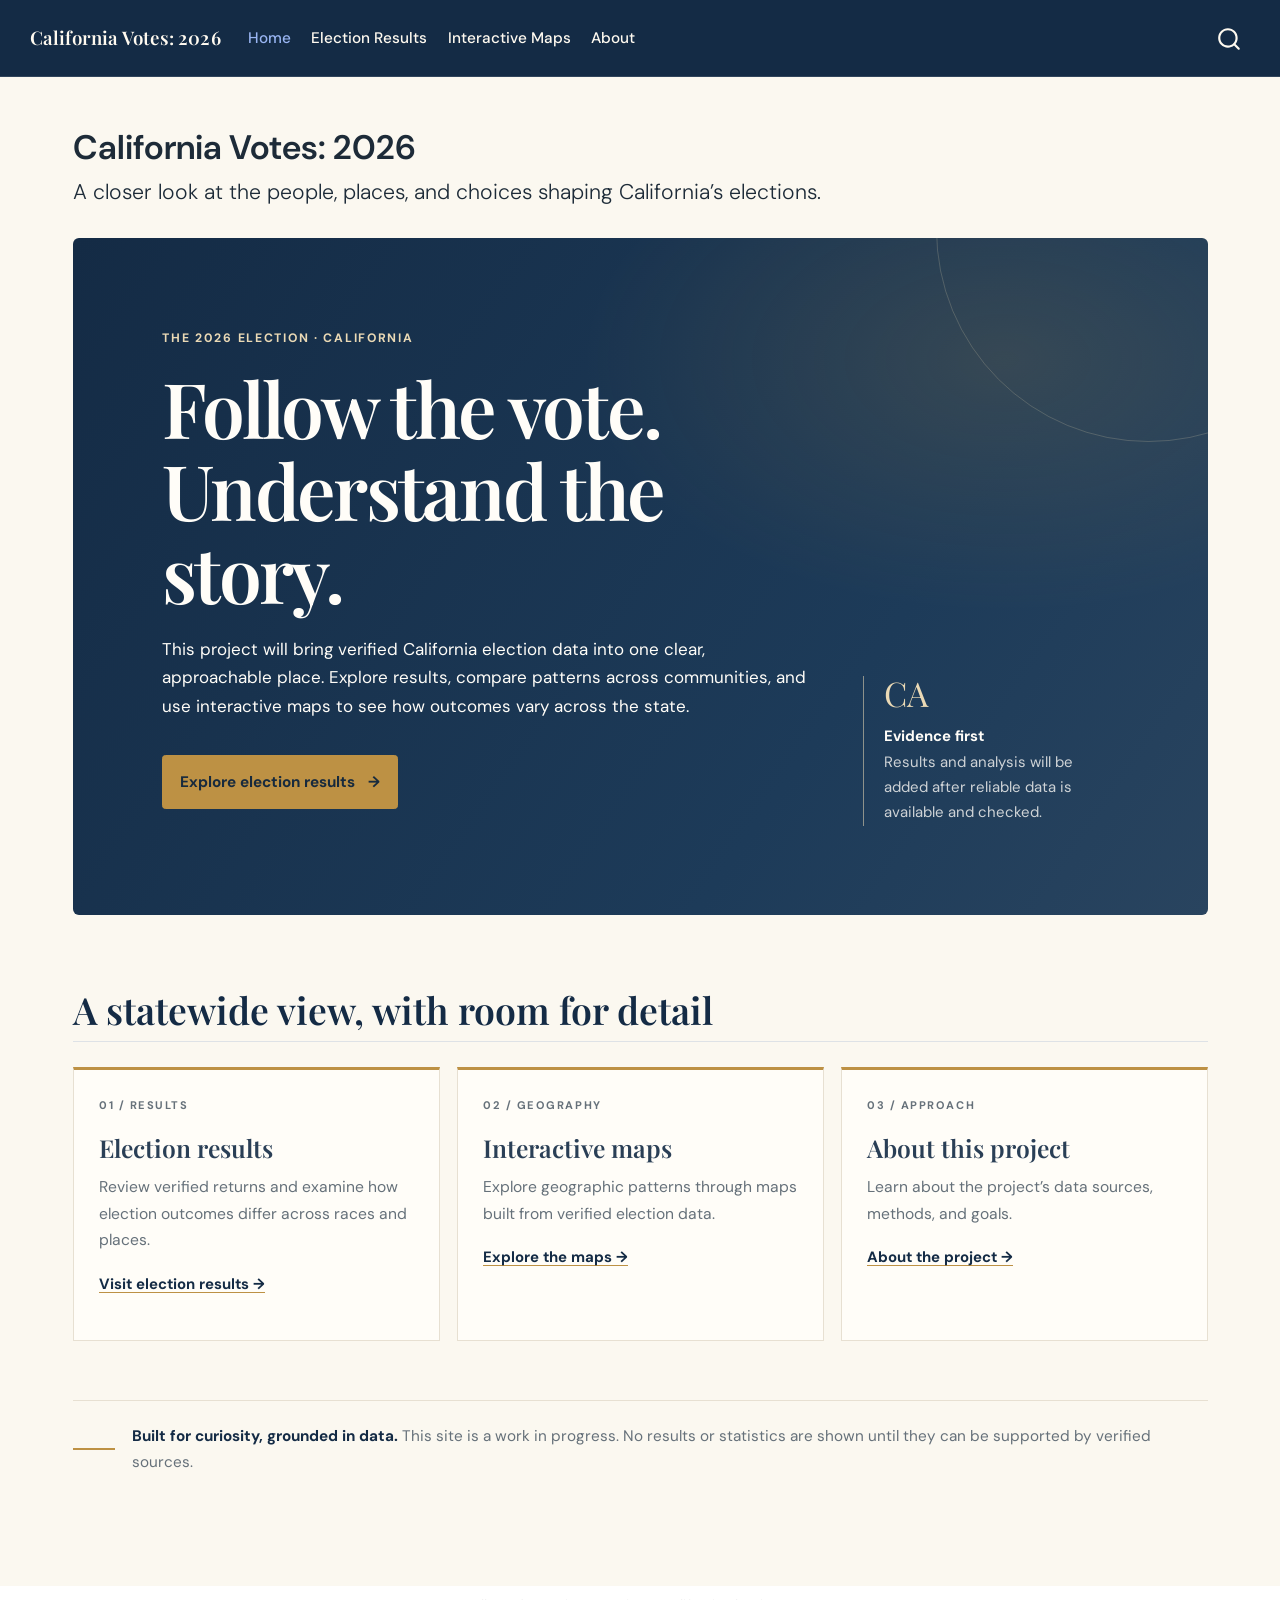
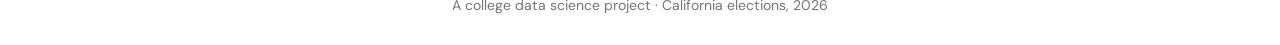
<file: index.html>
<!DOCTYPE html>
<html xmlns="http://www.w3.org/1999/xhtml" lang="en" xml:lang="en"><head>

<meta charset="utf-8">
<meta name="generator" content="quarto-1.10.19">

<meta name="viewport" content="width=device-width, initial-scale=1.0, user-scalable=yes">


<title>California Votes: 2026</title>
<style>
/* Default styles provided by pandoc.
** See https://pandoc.org/MANUAL.html#variables-for-html for config info.
*/
span.smallcaps{font-variant: small-caps;}
div.columns{display: flex; gap: 1.5em;}
div.column{flex: auto;}
@media screen {
div.columns{gap: min(4vw, 1.5em);}
div.column{overflow-x: auto;}
}
div.hanging-indent{margin-left: 1.5em; text-indent: -1.5em;}
ul.task-list{list-style: none;}
ul.task-list li input[type="checkbox"] {
  width: 0.8em;
  margin: 0 0.8em 0.2em -1em; /* quarto-specific, see https://github.com/quarto-dev/quarto-cli/issues/4556 */ 
  vertical-align: middle;
}
</style>


<script src="site_libs/quarto-nav/quarto-nav.js"></script>
<script src="site_libs/quarto-nav/headroom.min.js"></script>
<script src="site_libs/clipboard/clipboard.min.js"></script>
<script src="site_libs/quarto-search/autocomplete.umd.js"></script>
<script src="site_libs/quarto-search/fuse.min.js"></script>
<script src="site_libs/quarto-search/quarto-search.js"></script>
<meta name="quarto:offset" content="./">
<script src="site_libs/quarto-html/quarto.js" type="module"></script>
<script src="site_libs/quarto-html/tabsets/tabsets.js" type="module"></script>
<script src="site_libs/quarto-html/popper.min.js"></script>
<script src="site_libs/quarto-html/tippy.umd.min.js"></script>
<script src="site_libs/quarto-html/anchor.min.js"></script>
<link href="site_libs/quarto-html/tippy.css" rel="stylesheet">
<link href="site_libs/quarto-html/quarto-syntax-highlighting-bf27225e3a48a9273f3daa8f8e829971.css" rel="stylesheet" id="quarto-text-highlighting-styles">
<script src="site_libs/bootstrap/bootstrap.min.js"></script>
<link href="site_libs/bootstrap/bootstrap-icons.css" rel="stylesheet">
<link href="site_libs/bootstrap/bootstrap-df11f0d703fea34175eb49f3376d474b.min.css" rel="stylesheet" append-hash="true" id="quarto-bootstrap" data-mode="light">
<script id="quarto-search-options" type="application/json">{
  "location": "navbar",
  "copy-button": false,
  "collapse-after": 3,
  "panel-placement": "end",
  "type": "overlay",
  "limit": 50,
  "keyboard-shortcut": [
    "f",
    "/",
    "s"
  ],
  "show-item-context": false,
  "language": {
    "search-no-results-text": "No results",
    "search-matching-documents-text": "matching documents",
    "search-copy-link-title": "Copy link to search",
    "search-hide-matches-text": "Hide additional matches",
    "search-more-match-text": "more match in this document",
    "search-more-matches-text": "more matches in this document",
    "search-clear-button-title": "Clear",
    "search-text-placeholder": "",
    "search-detached-cancel-button-title": "Cancel",
    "search-submit-button-title": "Submit",
    "search-label": "Search"
  }
}</script>


<link rel="stylesheet" href="styles.css">
</head>

<body class="nav-fixed quarto-light">

<div id="quarto-search-results"></div>
  <header id="quarto-header" class="headroom fixed-top">
    <nav class="navbar navbar-expand-lg " data-bs-theme="dark">
      <div class="navbar-container container-fluid">
      <div class="navbar-brand-container mx-auto">
    <a class="navbar-brand" href="./index.html">
    <span class="navbar-title">California Votes: 2026</span>
    </a>
  </div>
            <div id="quarto-search" class="" title="Search"></div>
          <button class="navbar-toggler" type="button" data-bs-toggle="collapse" data-bs-target="#navbarCollapse" aria-controls="navbarCollapse" role="menu" aria-expanded="false" aria-label="Toggle navigation" onclick="if (window.quartoToggleHeadroom) { window.quartoToggleHeadroom(); }">
  <span class="navbar-toggler-icon"></span>
</button>
          <div class="collapse navbar-collapse" id="navbarCollapse">
            <ul class="navbar-nav navbar-nav-scroll me-auto">
  <li class="nav-item">
    <a class="nav-link active" href="./index.html" aria-current="page"> 
<span class="menu-text">Home</span></a>
  </li>  
  <li class="nav-item">
    <a class="nav-link" href="./results.html"> 
<span class="menu-text">Election Results</span></a>
  </li>  
  <li class="nav-item">
    <a class="nav-link" href="./maps.html"> 
<span class="menu-text">Interactive Maps</span></a>
  </li>  
  <li class="nav-item">
    <a class="nav-link" href="./about.html"> 
<span class="menu-text">About</span></a>
  </li>  
</ul>
          </div> <!-- /navcollapse -->
            <div class="quarto-navbar-tools">
</div>
      </div> <!-- /container-fluid -->
    </nav>
</header>
<!-- content -->
<div id="quarto-content" class="quarto-container page-columns page-rows-contents page-layout-full page-navbar">
<!-- sidebar -->
<!-- margin-sidebar -->
    
<!-- main -->
<main class="content column-page" id="quarto-document-content">

<header id="title-block-header" class="quarto-title-block default">
<div class="quarto-title">
<h1 class="title">California Votes: 2026</h1>
<p class="subtitle lead">A closer look at the people, places, and choices shaping California’s elections.</p>
</div>



<div class="quarto-title-meta column-page">

    
  
    
  </div>
  


</header>


<div class="hero-panel">
<div class="hero-copy">
<p class="eyebrow">
THE 2026 ELECTION · CALIFORNIA
</p>
<section id="follow-the-vote.-understand-the-story." class="level1">
<h1>Follow the vote. Understand the story.</h1>
<p>This project will bring verified California election data into one clear, approachable place. Explore results, compare patterns across communities, and use interactive maps to see how outcomes vary across the state.</p>
<p><a class="button button-primary" href="./results.html">Explore election results <span aria-hidden="true">→</span></a></p>
</section>
</div>
<div class="hero-note">
<span class="note-mark" aria-hidden="true">CA</span>
<p>
<strong>Evidence first</strong><br>Results and analysis will be added after reliable data is available and checked.
</p>
</div>
</div>
<section id="a-statewide-view-with-room-for-detail" class="level2">
<h2 class="anchored" data-anchor-id="a-statewide-view-with-room-for-detail">A statewide view, with room for detail</h2>
<div class="feature-grid">
<div class="feature-card">
<p><span class="card-kicker">01 / RESULTS</span></p>
<section id="election-results" class="level3">
<h3 class="anchored" data-anchor-id="election-results">Election results</h3>
<p>Review verified returns and examine how election outcomes differ across races and places.</p>
<p><a href="./results.html">Visit election results →</a></p>
</section>
</div>
<div class="feature-card">
<p><span class="card-kicker">02 / GEOGRAPHY</span></p>
<section id="interactive-maps" class="level3">
<h3 class="anchored" data-anchor-id="interactive-maps">Interactive maps</h3>
<p>Explore geographic patterns through maps built from verified election data.</p>
<p><a href="./maps.html">Explore the maps →</a></p>
</section>
</div>
<div class="feature-card">
<p><span class="card-kicker">03 / APPROACH</span></p>
<section id="about-this-project" class="level3">
<h3 class="anchored" data-anchor-id="about-this-project">About this project</h3>
<p>Learn about the project’s data sources, methods, and goals.</p>
<p><a href="./about.html">About the project →</a></p>
</section>
</div>
</div>
<div class="closing-note">
<span class="closing-rule"></span>
<p>
<strong>Built for curiosity, grounded in data.</strong> This site is a work in progress. No results or statistics are shown until they can be supported by verified sources.
</p>
</div>


</section>

</main> <!-- /main -->
<script id="quarto-html-after-body" type="application/javascript">
  window.document.addEventListener("DOMContentLoaded", function (event) {
    const icon = "";
    const anchorJS = new window.AnchorJS();
    anchorJS.options = {
      placement: 'right',
      icon: icon
    };
    anchorJS.add('.anchored');
    const isCodeAnnotation = (el) => {
      for (const clz of el.classList) {
        if (clz.startsWith('code-annotation-')) {                     
          return true;
        }
      }
      return false;
    }
    const onCopySuccess = function(e) {
      // button target
      const button = e.trigger;
      // don't keep focus
      button.blur();
      // flash "checked"
      button.classList.add('code-copy-button-checked');
      var currentTitle = button.getAttribute("title");
      button.setAttribute("title", "Copied!");
      let tooltip;
      if (window.bootstrap) {
        button.setAttribute("data-bs-toggle", "tooltip");
        button.setAttribute("data-bs-placement", "left");
        button.setAttribute("data-bs-title", "Copied!");
        tooltip = new bootstrap.Tooltip(button, 
          { trigger: "manual", 
            customClass: "code-copy-button-tooltip",
            offset: [0, -8]});
        tooltip.show();    
      }
      setTimeout(function() {
        if (tooltip) {
          tooltip.hide();
          button.removeAttribute("data-bs-title");
          button.removeAttribute("data-bs-toggle");
          button.removeAttribute("data-bs-placement");
        }
        button.setAttribute("title", currentTitle);
        button.classList.remove('code-copy-button-checked');
      }, 1000);
      // clear code selection
      e.clearSelection();
    }
    const getTextToCopy = function(trigger) {
      const outerScaffold = trigger.parentElement.cloneNode(true);
      const codeEl = outerScaffold.querySelector('code');
      for (const childEl of codeEl.children) {
        if (isCodeAnnotation(childEl)) {
          childEl.remove();
        }
      }
      return codeEl.innerText;
    }
    const clipboard = new window.ClipboardJS('.code-copy-button:not([data-in-quarto-modal])', {
      text: getTextToCopy
    });
    clipboard.on('success', onCopySuccess);
    if (window.document.getElementById('quarto-embedded-source-code-modal')) {
      const clipboardModal = new window.ClipboardJS('.code-copy-button[data-in-quarto-modal]', {
        text: getTextToCopy,
        container: window.document.getElementById('quarto-embedded-source-code-modal')
      });
      clipboardModal.on('success', onCopySuccess);
    }
      var localhostRegex = new RegExp(/^(?:http|https):\/\/localhost\:?[0-9]*\//);
      var mailtoRegex = new RegExp(/^mailto:/);
        var filterRegex = new RegExp("https:\/\/kaitlinpowell71\.github\.io\/elections-california-2026\/");
      var isInternal = (href) => {
          return filterRegex.test(href) || localhostRegex.test(href) || mailtoRegex.test(href);
      }
      // Inspect non-navigation links and adorn them if external
     var links = window.document.querySelectorAll('a[href]:not(.nav-link):not(.navbar-brand):not(.toc-action):not(.sidebar-link):not(.sidebar-item-toggle):not(.pagination-link):not(.no-external):not([aria-hidden]):not(.dropdown-item):not(.quarto-navigation-tool):not(.about-link)');
      for (var i=0; i<links.length; i++) {
        const link = links[i];
        if (!isInternal(link.href)) {
          // undo the damage that might have been done by quarto-nav.js in the case of
          // links that we want to consider external
          if (link.dataset.originalHref !== undefined) {
            link.href = link.dataset.originalHref;
          }
        }
      }
    function tippyHover(el, contentFn, onTriggerFn, onUntriggerFn) {
      const config = {
        allowHTML: true,
        maxWidth: 500,
        delay: 100,
        arrow: false,
        appendTo: function(el) {
            return el.parentElement;
        },
        interactive: true,
        interactiveBorder: 10,
        theme: 'quarto',
        placement: 'bottom-start',
      };
      if (contentFn) {
        config.content = contentFn;
      }
      if (onTriggerFn) {
        config.onTrigger = onTriggerFn;
      }
      if (onUntriggerFn) {
        config.onUntrigger = onUntriggerFn;
      }
      window.tippy(el, config); 
    }
    const noterefs = window.document.querySelectorAll('a[role="doc-noteref"]');
    for (var i=0; i<noterefs.length; i++) {
      const ref = noterefs[i];
      tippyHover(ref, function() {
        // use id or data attribute instead here
        let href = ref.getAttribute('data-footnote-href') || ref.getAttribute('href');
        try { href = new URL(href).hash; } catch {}
        const id = href.replace(/^#\/?/, "");
        const note = window.document.getElementById(id);
        if (note) {
          return note.innerHTML;
        } else {
          return "";
        }
      });
    }
    const xrefs = window.document.querySelectorAll('a.quarto-xref');
    const processXRef = (id, note) => {
      // Strip column container classes
      const stripColumnClz = (el) => {
        el.classList.remove("page-full", "page-columns");
        if (el.children) {
          for (const child of el.children) {
            stripColumnClz(child);
          }
        }
      }
      stripColumnClz(note)
      if (id === null || id.startsWith('sec-')) {
        // Special case sections, only their first couple elements
        const container = document.createElement("div");
        if (note.children && note.children.length > 2) {
          container.appendChild(note.children[0].cloneNode(true));
          for (let i = 1; i < note.children.length; i++) {
            const child = note.children[i];
            if (child.tagName === "P" && child.innerText === "") {
              continue;
            } else {
              container.appendChild(child.cloneNode(true));
              break;
            }
          }
          if (window.Quarto?.typesetMath) {
            window.Quarto.typesetMath(container);
          }
          return container.innerHTML
        } else {
          if (window.Quarto?.typesetMath) {
            window.Quarto.typesetMath(note);
          }
          return note.innerHTML;
        }
      } else {
        // Remove any anchor links if they are present
        const anchorLink = note.querySelector('a.anchorjs-link');
        if (anchorLink) {
          anchorLink.remove();
        }
        if (window.Quarto?.typesetMath) {
          window.Quarto.typesetMath(note);
        }
        if (note.classList.contains("callout")) {
          return note.outerHTML;
        } else {
          return note.innerHTML;
        }
      }
    }
    for (var i=0; i<xrefs.length; i++) {
      const xref = xrefs[i];
      tippyHover(xref, undefined, function(instance) {
        instance.disable();
        let url = xref.getAttribute('href');
        let hash = undefined; 
        if (url.startsWith('#')) {
          hash = url;
        } else {
          try { hash = new URL(url).hash; } catch {}
        }
        if (hash) {
          const id = hash.replace(/^#\/?/, "");
          const note = window.document.getElementById(id);
          if (note !== null) {
            try {
              const html = processXRef(id, note.cloneNode(true));
              instance.setContent(html);
            } finally {
              instance.enable();
              instance.show();
            }
          } else {
            // See if we can fetch this
            fetch(url.split('#')[0])
            .then(res => res.text())
            .then(html => {
              const parser = new DOMParser();
              const htmlDoc = parser.parseFromString(html, "text/html");
              const note = htmlDoc.getElementById(id);
              if (note !== null) {
                const html = processXRef(id, note);
                instance.setContent(html);
              } 
            }).finally(() => {
              instance.enable();
              instance.show();
            });
          }
        } else {
          // See if we can fetch a full url (with no hash to target)
          // This is a special case and we should probably do some content thinning / targeting
          fetch(url)
          .then(res => res.text())
          .then(html => {
            const parser = new DOMParser();
            const htmlDoc = parser.parseFromString(html, "text/html");
            const note = htmlDoc.querySelector('main.content');
            if (note !== null) {
              // This should only happen for chapter cross references
              // (since there is no id in the URL)
              // remove the first header
              if (note.children.length > 0 && note.children[0].tagName === "HEADER") {
                note.children[0].remove();
              }
              const html = processXRef(null, note);
              instance.setContent(html);
            } 
          }).finally(() => {
            instance.enable();
            instance.show();
          });
        }
      }, function(instance) {
      });
    }
        let selectedAnnoteEl;
        const selectorForAnnotation = ( cell, annotation) => {
          let cellAttr = 'data-code-cell="' + cell + '"';
          let lineAttr = 'data-code-annotation="' +  annotation + '"';
          const selector = 'span[' + cellAttr + '][' + lineAttr + ']';
          return selector;
        }
        const selectCodeLines = (annoteEl) => {
          const doc = window.document;
          const targetCell = annoteEl.getAttribute("data-target-cell");
          const targetAnnotation = annoteEl.getAttribute("data-target-annotation");
          const annoteSpan = window.document.querySelector(selectorForAnnotation(targetCell, targetAnnotation));
          const lines = annoteSpan.getAttribute("data-code-lines").split(",");
          const lineIds = lines.map((line) => {
            return targetCell + "-" + line;
          })
          let top = null;
          let height = null;
          let parent = null;
          if (lineIds.length > 0) {
              //compute the position of the single el (top and bottom and make a div)
              const el = window.document.getElementById(lineIds[0]);
              top = el.offsetTop;
              height = el.offsetHeight;
              parent = el.parentElement.parentElement;
            if (lineIds.length > 1) {
              const lastEl = window.document.getElementById(lineIds[lineIds.length - 1]);
              const bottom = lastEl.offsetTop + lastEl.offsetHeight;
              height = bottom - top;
            }
            if (top !== null && height !== null && parent !== null) {
              // cook up a div (if necessary) and position it 
              let div = window.document.getElementById("code-annotation-line-highlight");
              if (div === null) {
                div = window.document.createElement("div");
                div.setAttribute("id", "code-annotation-line-highlight");
                div.style.position = 'absolute';
                parent.appendChild(div);
              }
              div.style.top = top - 2 + "px";
              div.style.height = height + 4 + "px";
              div.style.left = 0;
              let gutterDiv = window.document.getElementById("code-annotation-line-highlight-gutter");
              if (gutterDiv === null) {
                gutterDiv = window.document.createElement("div");
                gutterDiv.setAttribute("id", "code-annotation-line-highlight-gutter");
                gutterDiv.style.position = 'absolute';
                const codeCell = window.document.getElementById(targetCell);
                const gutter = codeCell.querySelector('.code-annotation-gutter');
                gutter.appendChild(gutterDiv);
              }
              gutterDiv.style.top = top - 2 + "px";
              gutterDiv.style.height = height + 4 + "px";
            }
            selectedAnnoteEl = annoteEl;
          }
        };
        const unselectCodeLines = () => {
          const elementsIds = ["code-annotation-line-highlight", "code-annotation-line-highlight-gutter"];
          elementsIds.forEach((elId) => {
            const div = window.document.getElementById(elId);
            if (div) {
              div.remove();
            }
          });
          selectedAnnoteEl = undefined;
        };
          // Handle positioning of the toggle
      window.addEventListener(
        "resize",
        throttle(() => {
          elRect = undefined;
          if (selectedAnnoteEl) {
            selectCodeLines(selectedAnnoteEl);
          }
        }, 10)
      );
      function throttle(fn, ms) {
      let throttle = false;
      let timer;
        return (...args) => {
          if(!throttle) { // first call gets through
              fn.apply(this, args);
              throttle = true;
          } else { // all the others get throttled
              if(timer) clearTimeout(timer); // cancel #2
              timer = setTimeout(() => {
                fn.apply(this, args);
                timer = throttle = false;
              }, ms);
          }
        };
      }
        // Attach click handler to the DT
        const annoteDls = window.document.querySelectorAll('dt[data-target-cell]');
        for (const annoteDlNode of annoteDls) {
          annoteDlNode.addEventListener('click', (event) => {
            const clickedEl = event.target;
            if (clickedEl !== selectedAnnoteEl) {
              unselectCodeLines();
              const activeEl = window.document.querySelector('dt[data-target-cell].code-annotation-active');
              if (activeEl) {
                activeEl.classList.remove('code-annotation-active');
              }
              selectCodeLines(clickedEl);
              clickedEl.classList.add('code-annotation-active');
            } else {
              // Unselect the line
              unselectCodeLines();
              clickedEl.classList.remove('code-annotation-active');
            }
          });
        }
    const findCites = (el) => {
      const parentEl = el.parentElement;
      if (parentEl) {
        const cites = parentEl.dataset.cites;
        if (cites) {
          return {
            el,
            cites: cites.split(' ')
          };
        } else {
          return findCites(el.parentElement)
        }
      } else {
        return undefined;
      }
    };
    var bibliorefs = window.document.querySelectorAll('a[role="doc-biblioref"]');
    for (var i=0; i<bibliorefs.length; i++) {
      const ref = bibliorefs[i];
      const citeInfo = findCites(ref);
      if (citeInfo) {
        tippyHover(citeInfo.el, function() {
          var popup = window.document.createElement('div');
          citeInfo.cites.forEach(function(cite) {
            var citeDiv = window.document.createElement('div');
            citeDiv.classList.add('hanging-indent');
            citeDiv.classList.add('csl-entry');
            var biblioDiv = window.document.getElementById('ref-' + cite);
            if (biblioDiv) {
              citeDiv.innerHTML = biblioDiv.innerHTML;
            }
            popup.appendChild(citeDiv);
          });
          return popup.innerHTML;
        });
      }
    }
  });
  </script>
</div> <!-- /content -->
<footer class="footer">
  <div class="nav-footer">
    <div class="nav-footer-left">
      &nbsp;
    </div>   
    <div class="nav-footer-center">
<p>A college data science project · California elections, 2026</p>
</div>
    <div class="nav-footer-right">
      &nbsp;
    </div>
  </div>
</footer>




</body></html>
</file>
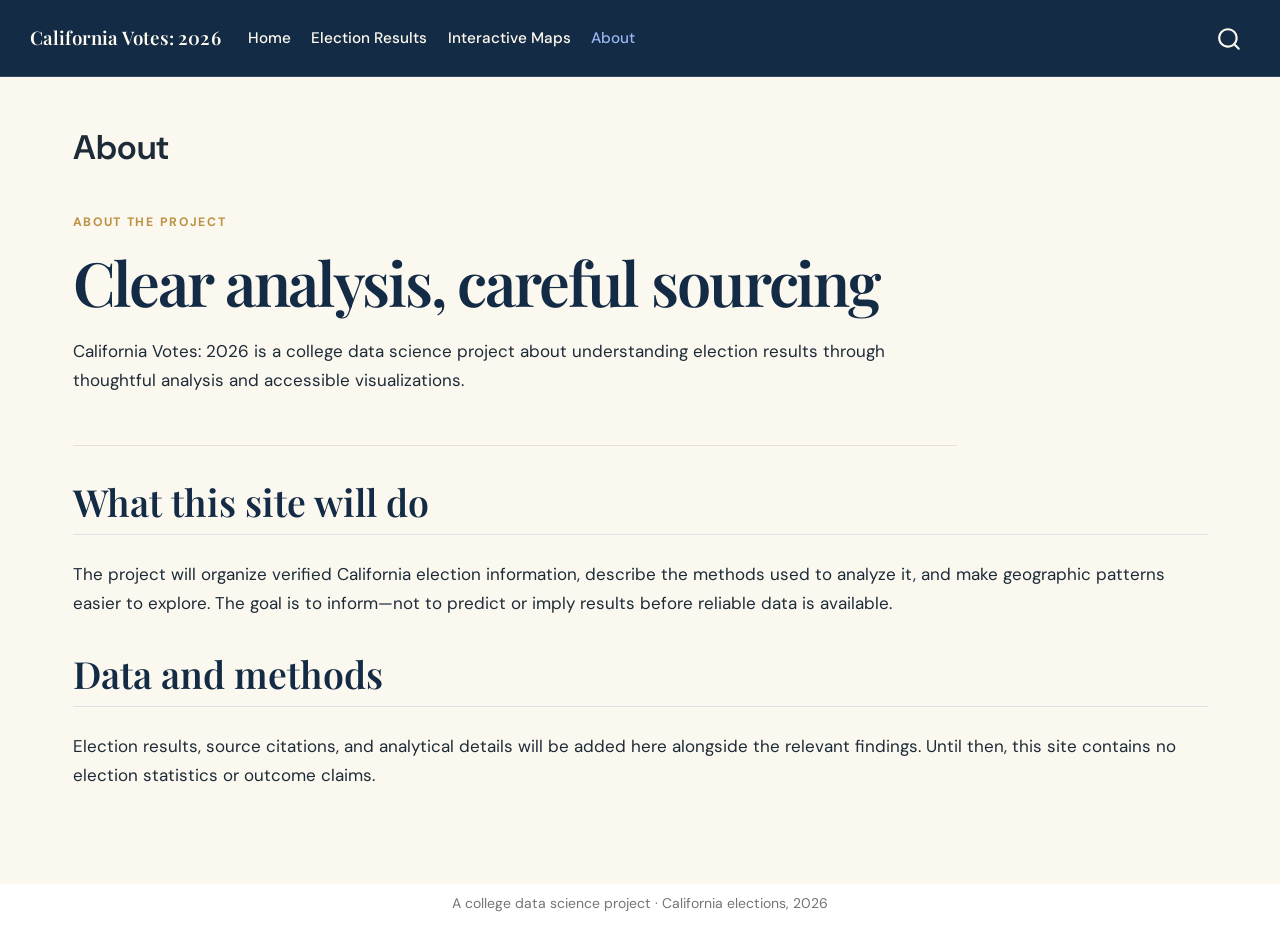
<file: about.html>
<!DOCTYPE html>
<html xmlns="http://www.w3.org/1999/xhtml" lang="en" xml:lang="en"><head>

<meta charset="utf-8">
<meta name="generator" content="quarto-1.10.19">

<meta name="viewport" content="width=device-width, initial-scale=1.0, user-scalable=yes">


<title>About – California Votes: 2026</title>
<style>
/* Default styles provided by pandoc.
** See https://pandoc.org/MANUAL.html#variables-for-html for config info.
*/
span.smallcaps{font-variant: small-caps;}
div.columns{display: flex; gap: 1.5em;}
div.column{flex: auto;}
@media screen {
div.columns{gap: min(4vw, 1.5em);}
div.column{overflow-x: auto;}
}
div.hanging-indent{margin-left: 1.5em; text-indent: -1.5em;}
ul.task-list{list-style: none;}
ul.task-list li input[type="checkbox"] {
  width: 0.8em;
  margin: 0 0.8em 0.2em -1em; /* quarto-specific, see https://github.com/quarto-dev/quarto-cli/issues/4556 */ 
  vertical-align: middle;
}
</style>


<script src="site_libs/quarto-nav/quarto-nav.js"></script>
<script src="site_libs/quarto-nav/headroom.min.js"></script>
<script src="site_libs/clipboard/clipboard.min.js"></script>
<script src="site_libs/quarto-search/autocomplete.umd.js"></script>
<script src="site_libs/quarto-search/fuse.min.js"></script>
<script src="site_libs/quarto-search/quarto-search.js"></script>
<meta name="quarto:offset" content="./">
<script src="site_libs/quarto-html/quarto.js" type="module"></script>
<script src="site_libs/quarto-html/tabsets/tabsets.js" type="module"></script>
<script src="site_libs/quarto-html/popper.min.js"></script>
<script src="site_libs/quarto-html/tippy.umd.min.js"></script>
<script src="site_libs/quarto-html/anchor.min.js"></script>
<link href="site_libs/quarto-html/tippy.css" rel="stylesheet">
<link href="site_libs/quarto-html/quarto-syntax-highlighting-bf27225e3a48a9273f3daa8f8e829971.css" rel="stylesheet" id="quarto-text-highlighting-styles">
<script src="site_libs/bootstrap/bootstrap.min.js"></script>
<link href="site_libs/bootstrap/bootstrap-icons.css" rel="stylesheet">
<link href="site_libs/bootstrap/bootstrap-df11f0d703fea34175eb49f3376d474b.min.css" rel="stylesheet" append-hash="true" id="quarto-bootstrap" data-mode="light">
<script id="quarto-search-options" type="application/json">{
  "location": "navbar",
  "copy-button": false,
  "collapse-after": 3,
  "panel-placement": "end",
  "type": "overlay",
  "limit": 50,
  "keyboard-shortcut": [
    "f",
    "/",
    "s"
  ],
  "show-item-context": false,
  "language": {
    "search-no-results-text": "No results",
    "search-matching-documents-text": "matching documents",
    "search-copy-link-title": "Copy link to search",
    "search-hide-matches-text": "Hide additional matches",
    "search-more-match-text": "more match in this document",
    "search-more-matches-text": "more matches in this document",
    "search-clear-button-title": "Clear",
    "search-text-placeholder": "",
    "search-detached-cancel-button-title": "Cancel",
    "search-submit-button-title": "Submit",
    "search-label": "Search"
  }
}</script>


<link rel="stylesheet" href="styles.css">
</head>

<body class="nav-fixed quarto-light">

<div id="quarto-search-results"></div>
  <header id="quarto-header" class="headroom fixed-top">
    <nav class="navbar navbar-expand-lg " data-bs-theme="dark">
      <div class="navbar-container container-fluid">
      <div class="navbar-brand-container mx-auto">
    <a class="navbar-brand" href="./index.html">
    <span class="navbar-title">California Votes: 2026</span>
    </a>
  </div>
            <div id="quarto-search" class="" title="Search"></div>
          <button class="navbar-toggler" type="button" data-bs-toggle="collapse" data-bs-target="#navbarCollapse" aria-controls="navbarCollapse" role="menu" aria-expanded="false" aria-label="Toggle navigation" onclick="if (window.quartoToggleHeadroom) { window.quartoToggleHeadroom(); }">
  <span class="navbar-toggler-icon"></span>
</button>
          <div class="collapse navbar-collapse" id="navbarCollapse">
            <ul class="navbar-nav navbar-nav-scroll me-auto">
  <li class="nav-item">
    <a class="nav-link" href="./index.html"> 
<span class="menu-text">Home</span></a>
  </li>  
  <li class="nav-item">
    <a class="nav-link" href="./results.html"> 
<span class="menu-text">Election Results</span></a>
  </li>  
  <li class="nav-item">
    <a class="nav-link" href="./maps.html"> 
<span class="menu-text">Interactive Maps</span></a>
  </li>  
  <li class="nav-item">
    <a class="nav-link active" href="./about.html" aria-current="page"> 
<span class="menu-text">About</span></a>
  </li>  
</ul>
          </div> <!-- /navcollapse -->
            <div class="quarto-navbar-tools">
</div>
      </div> <!-- /container-fluid -->
    </nav>
</header>
<!-- content -->
<div id="quarto-content" class="quarto-container page-columns page-rows-contents page-layout-full page-navbar">
<!-- sidebar -->
<!-- margin-sidebar -->
    
<!-- main -->
<main class="content column-page" id="quarto-document-content">

<header id="title-block-header" class="quarto-title-block default">
<div class="quarto-title">
<h1 class="title">About</h1>
</div>



<div class="quarto-title-meta column-page">

    
  
    
  </div>
  


</header>


<div class="page-intro">
<p class="eyebrow">
ABOUT THE PROJECT
</p>
<section id="clear-analysis-careful-sourcing" class="level1">
<h1>Clear analysis, careful sourcing</h1>
<p>California Votes: 2026 is a college data science project about understanding election results through thoughtful analysis and accessible visualizations.</p>
</section>
</div>
<section id="what-this-site-will-do" class="level2">
<h2 class="anchored" data-anchor-id="what-this-site-will-do">What this site will do</h2>
<p>The project will organize verified California election information, describe the methods used to analyze it, and make geographic patterns easier to explore. The goal is to inform—not to predict or imply results before reliable data is available.</p>
</section>
<section id="data-and-methods" class="level2">
<h2 class="anchored" data-anchor-id="data-and-methods">Data and methods</h2>
<p>Election results, source citations, and analytical details will be added here alongside the relevant findings. Until then, this site contains no election statistics or outcome claims.</p>


</section>

</main> <!-- /main -->
<script id="quarto-html-after-body" type="application/javascript">
  window.document.addEventListener("DOMContentLoaded", function (event) {
    const icon = "";
    const anchorJS = new window.AnchorJS();
    anchorJS.options = {
      placement: 'right',
      icon: icon
    };
    anchorJS.add('.anchored');
    const isCodeAnnotation = (el) => {
      for (const clz of el.classList) {
        if (clz.startsWith('code-annotation-')) {                     
          return true;
        }
      }
      return false;
    }
    const onCopySuccess = function(e) {
      // button target
      const button = e.trigger;
      // don't keep focus
      button.blur();
      // flash "checked"
      button.classList.add('code-copy-button-checked');
      var currentTitle = button.getAttribute("title");
      button.setAttribute("title", "Copied!");
      let tooltip;
      if (window.bootstrap) {
        button.setAttribute("data-bs-toggle", "tooltip");
        button.setAttribute("data-bs-placement", "left");
        button.setAttribute("data-bs-title", "Copied!");
        tooltip = new bootstrap.Tooltip(button, 
          { trigger: "manual", 
            customClass: "code-copy-button-tooltip",
            offset: [0, -8]});
        tooltip.show();    
      }
      setTimeout(function() {
        if (tooltip) {
          tooltip.hide();
          button.removeAttribute("data-bs-title");
          button.removeAttribute("data-bs-toggle");
          button.removeAttribute("data-bs-placement");
        }
        button.setAttribute("title", currentTitle);
        button.classList.remove('code-copy-button-checked');
      }, 1000);
      // clear code selection
      e.clearSelection();
    }
    const getTextToCopy = function(trigger) {
      const outerScaffold = trigger.parentElement.cloneNode(true);
      const codeEl = outerScaffold.querySelector('code');
      for (const childEl of codeEl.children) {
        if (isCodeAnnotation(childEl)) {
          childEl.remove();
        }
      }
      return codeEl.innerText;
    }
    const clipboard = new window.ClipboardJS('.code-copy-button:not([data-in-quarto-modal])', {
      text: getTextToCopy
    });
    clipboard.on('success', onCopySuccess);
    if (window.document.getElementById('quarto-embedded-source-code-modal')) {
      const clipboardModal = new window.ClipboardJS('.code-copy-button[data-in-quarto-modal]', {
        text: getTextToCopy,
        container: window.document.getElementById('quarto-embedded-source-code-modal')
      });
      clipboardModal.on('success', onCopySuccess);
    }
      var localhostRegex = new RegExp(/^(?:http|https):\/\/localhost\:?[0-9]*\//);
      var mailtoRegex = new RegExp(/^mailto:/);
        var filterRegex = new RegExp("https:\/\/kaitlinpowell71\.github\.io\/elections-california-2026\/");
      var isInternal = (href) => {
          return filterRegex.test(href) || localhostRegex.test(href) || mailtoRegex.test(href);
      }
      // Inspect non-navigation links and adorn them if external
     var links = window.document.querySelectorAll('a[href]:not(.nav-link):not(.navbar-brand):not(.toc-action):not(.sidebar-link):not(.sidebar-item-toggle):not(.pagination-link):not(.no-external):not([aria-hidden]):not(.dropdown-item):not(.quarto-navigation-tool):not(.about-link)');
      for (var i=0; i<links.length; i++) {
        const link = links[i];
        if (!isInternal(link.href)) {
          // undo the damage that might have been done by quarto-nav.js in the case of
          // links that we want to consider external
          if (link.dataset.originalHref !== undefined) {
            link.href = link.dataset.originalHref;
          }
        }
      }
    function tippyHover(el, contentFn, onTriggerFn, onUntriggerFn) {
      const config = {
        allowHTML: true,
        maxWidth: 500,
        delay: 100,
        arrow: false,
        appendTo: function(el) {
            return el.parentElement;
        },
        interactive: true,
        interactiveBorder: 10,
        theme: 'quarto',
        placement: 'bottom-start',
      };
      if (contentFn) {
        config.content = contentFn;
      }
      if (onTriggerFn) {
        config.onTrigger = onTriggerFn;
      }
      if (onUntriggerFn) {
        config.onUntrigger = onUntriggerFn;
      }
      window.tippy(el, config); 
    }
    const noterefs = window.document.querySelectorAll('a[role="doc-noteref"]');
    for (var i=0; i<noterefs.length; i++) {
      const ref = noterefs[i];
      tippyHover(ref, function() {
        // use id or data attribute instead here
        let href = ref.getAttribute('data-footnote-href') || ref.getAttribute('href');
        try { href = new URL(href).hash; } catch {}
        const id = href.replace(/^#\/?/, "");
        const note = window.document.getElementById(id);
        if (note) {
          return note.innerHTML;
        } else {
          return "";
        }
      });
    }
    const xrefs = window.document.querySelectorAll('a.quarto-xref');
    const processXRef = (id, note) => {
      // Strip column container classes
      const stripColumnClz = (el) => {
        el.classList.remove("page-full", "page-columns");
        if (el.children) {
          for (const child of el.children) {
            stripColumnClz(child);
          }
        }
      }
      stripColumnClz(note)
      if (id === null || id.startsWith('sec-')) {
        // Special case sections, only their first couple elements
        const container = document.createElement("div");
        if (note.children && note.children.length > 2) {
          container.appendChild(note.children[0].cloneNode(true));
          for (let i = 1; i < note.children.length; i++) {
            const child = note.children[i];
            if (child.tagName === "P" && child.innerText === "") {
              continue;
            } else {
              container.appendChild(child.cloneNode(true));
              break;
            }
          }
          if (window.Quarto?.typesetMath) {
            window.Quarto.typesetMath(container);
          }
          return container.innerHTML
        } else {
          if (window.Quarto?.typesetMath) {
            window.Quarto.typesetMath(note);
          }
          return note.innerHTML;
        }
      } else {
        // Remove any anchor links if they are present
        const anchorLink = note.querySelector('a.anchorjs-link');
        if (anchorLink) {
          anchorLink.remove();
        }
        if (window.Quarto?.typesetMath) {
          window.Quarto.typesetMath(note);
        }
        if (note.classList.contains("callout")) {
          return note.outerHTML;
        } else {
          return note.innerHTML;
        }
      }
    }
    for (var i=0; i<xrefs.length; i++) {
      const xref = xrefs[i];
      tippyHover(xref, undefined, function(instance) {
        instance.disable();
        let url = xref.getAttribute('href');
        let hash = undefined; 
        if (url.startsWith('#')) {
          hash = url;
        } else {
          try { hash = new URL(url).hash; } catch {}
        }
        if (hash) {
          const id = hash.replace(/^#\/?/, "");
          const note = window.document.getElementById(id);
          if (note !== null) {
            try {
              const html = processXRef(id, note.cloneNode(true));
              instance.setContent(html);
            } finally {
              instance.enable();
              instance.show();
            }
          } else {
            // See if we can fetch this
            fetch(url.split('#')[0])
            .then(res => res.text())
            .then(html => {
              const parser = new DOMParser();
              const htmlDoc = parser.parseFromString(html, "text/html");
              const note = htmlDoc.getElementById(id);
              if (note !== null) {
                const html = processXRef(id, note);
                instance.setContent(html);
              } 
            }).finally(() => {
              instance.enable();
              instance.show();
            });
          }
        } else {
          // See if we can fetch a full url (with no hash to target)
          // This is a special case and we should probably do some content thinning / targeting
          fetch(url)
          .then(res => res.text())
          .then(html => {
            const parser = new DOMParser();
            const htmlDoc = parser.parseFromString(html, "text/html");
            const note = htmlDoc.querySelector('main.content');
            if (note !== null) {
              // This should only happen for chapter cross references
              // (since there is no id in the URL)
              // remove the first header
              if (note.children.length > 0 && note.children[0].tagName === "HEADER") {
                note.children[0].remove();
              }
              const html = processXRef(null, note);
              instance.setContent(html);
            } 
          }).finally(() => {
            instance.enable();
            instance.show();
          });
        }
      }, function(instance) {
      });
    }
        let selectedAnnoteEl;
        const selectorForAnnotation = ( cell, annotation) => {
          let cellAttr = 'data-code-cell="' + cell + '"';
          let lineAttr = 'data-code-annotation="' +  annotation + '"';
          const selector = 'span[' + cellAttr + '][' + lineAttr + ']';
          return selector;
        }
        const selectCodeLines = (annoteEl) => {
          const doc = window.document;
          const targetCell = annoteEl.getAttribute("data-target-cell");
          const targetAnnotation = annoteEl.getAttribute("data-target-annotation");
          const annoteSpan = window.document.querySelector(selectorForAnnotation(targetCell, targetAnnotation));
          const lines = annoteSpan.getAttribute("data-code-lines").split(",");
          const lineIds = lines.map((line) => {
            return targetCell + "-" + line;
          })
          let top = null;
          let height = null;
          let parent = null;
          if (lineIds.length > 0) {
              //compute the position of the single el (top and bottom and make a div)
              const el = window.document.getElementById(lineIds[0]);
              top = el.offsetTop;
              height = el.offsetHeight;
              parent = el.parentElement.parentElement;
            if (lineIds.length > 1) {
              const lastEl = window.document.getElementById(lineIds[lineIds.length - 1]);
              const bottom = lastEl.offsetTop + lastEl.offsetHeight;
              height = bottom - top;
            }
            if (top !== null && height !== null && parent !== null) {
              // cook up a div (if necessary) and position it 
              let div = window.document.getElementById("code-annotation-line-highlight");
              if (div === null) {
                div = window.document.createElement("div");
                div.setAttribute("id", "code-annotation-line-highlight");
                div.style.position = 'absolute';
                parent.appendChild(div);
              }
              div.style.top = top - 2 + "px";
              div.style.height = height + 4 + "px";
              div.style.left = 0;
              let gutterDiv = window.document.getElementById("code-annotation-line-highlight-gutter");
              if (gutterDiv === null) {
                gutterDiv = window.document.createElement("div");
                gutterDiv.setAttribute("id", "code-annotation-line-highlight-gutter");
                gutterDiv.style.position = 'absolute';
                const codeCell = window.document.getElementById(targetCell);
                const gutter = codeCell.querySelector('.code-annotation-gutter');
                gutter.appendChild(gutterDiv);
              }
              gutterDiv.style.top = top - 2 + "px";
              gutterDiv.style.height = height + 4 + "px";
            }
            selectedAnnoteEl = annoteEl;
          }
        };
        const unselectCodeLines = () => {
          const elementsIds = ["code-annotation-line-highlight", "code-annotation-line-highlight-gutter"];
          elementsIds.forEach((elId) => {
            const div = window.document.getElementById(elId);
            if (div) {
              div.remove();
            }
          });
          selectedAnnoteEl = undefined;
        };
          // Handle positioning of the toggle
      window.addEventListener(
        "resize",
        throttle(() => {
          elRect = undefined;
          if (selectedAnnoteEl) {
            selectCodeLines(selectedAnnoteEl);
          }
        }, 10)
      );
      function throttle(fn, ms) {
      let throttle = false;
      let timer;
        return (...args) => {
          if(!throttle) { // first call gets through
              fn.apply(this, args);
              throttle = true;
          } else { // all the others get throttled
              if(timer) clearTimeout(timer); // cancel #2
              timer = setTimeout(() => {
                fn.apply(this, args);
                timer = throttle = false;
              }, ms);
          }
        };
      }
        // Attach click handler to the DT
        const annoteDls = window.document.querySelectorAll('dt[data-target-cell]');
        for (const annoteDlNode of annoteDls) {
          annoteDlNode.addEventListener('click', (event) => {
            const clickedEl = event.target;
            if (clickedEl !== selectedAnnoteEl) {
              unselectCodeLines();
              const activeEl = window.document.querySelector('dt[data-target-cell].code-annotation-active');
              if (activeEl) {
                activeEl.classList.remove('code-annotation-active');
              }
              selectCodeLines(clickedEl);
              clickedEl.classList.add('code-annotation-active');
            } else {
              // Unselect the line
              unselectCodeLines();
              clickedEl.classList.remove('code-annotation-active');
            }
          });
        }
    const findCites = (el) => {
      const parentEl = el.parentElement;
      if (parentEl) {
        const cites = parentEl.dataset.cites;
        if (cites) {
          return {
            el,
            cites: cites.split(' ')
          };
        } else {
          return findCites(el.parentElement)
        }
      } else {
        return undefined;
      }
    };
    var bibliorefs = window.document.querySelectorAll('a[role="doc-biblioref"]');
    for (var i=0; i<bibliorefs.length; i++) {
      const ref = bibliorefs[i];
      const citeInfo = findCites(ref);
      if (citeInfo) {
        tippyHover(citeInfo.el, function() {
          var popup = window.document.createElement('div');
          citeInfo.cites.forEach(function(cite) {
            var citeDiv = window.document.createElement('div');
            citeDiv.classList.add('hanging-indent');
            citeDiv.classList.add('csl-entry');
            var biblioDiv = window.document.getElementById('ref-' + cite);
            if (biblioDiv) {
              citeDiv.innerHTML = biblioDiv.innerHTML;
            }
            popup.appendChild(citeDiv);
          });
          return popup.innerHTML;
        });
      }
    }
  });
  </script>
</div> <!-- /content -->
<footer class="footer">
  <div class="nav-footer">
    <div class="nav-footer-left">
      &nbsp;
    </div>   
    <div class="nav-footer-center">
<p>A college data science project · California elections, 2026</p>
</div>
    <div class="nav-footer-right">
      &nbsp;
    </div>
  </div>
</footer>




</body></html>
</file>
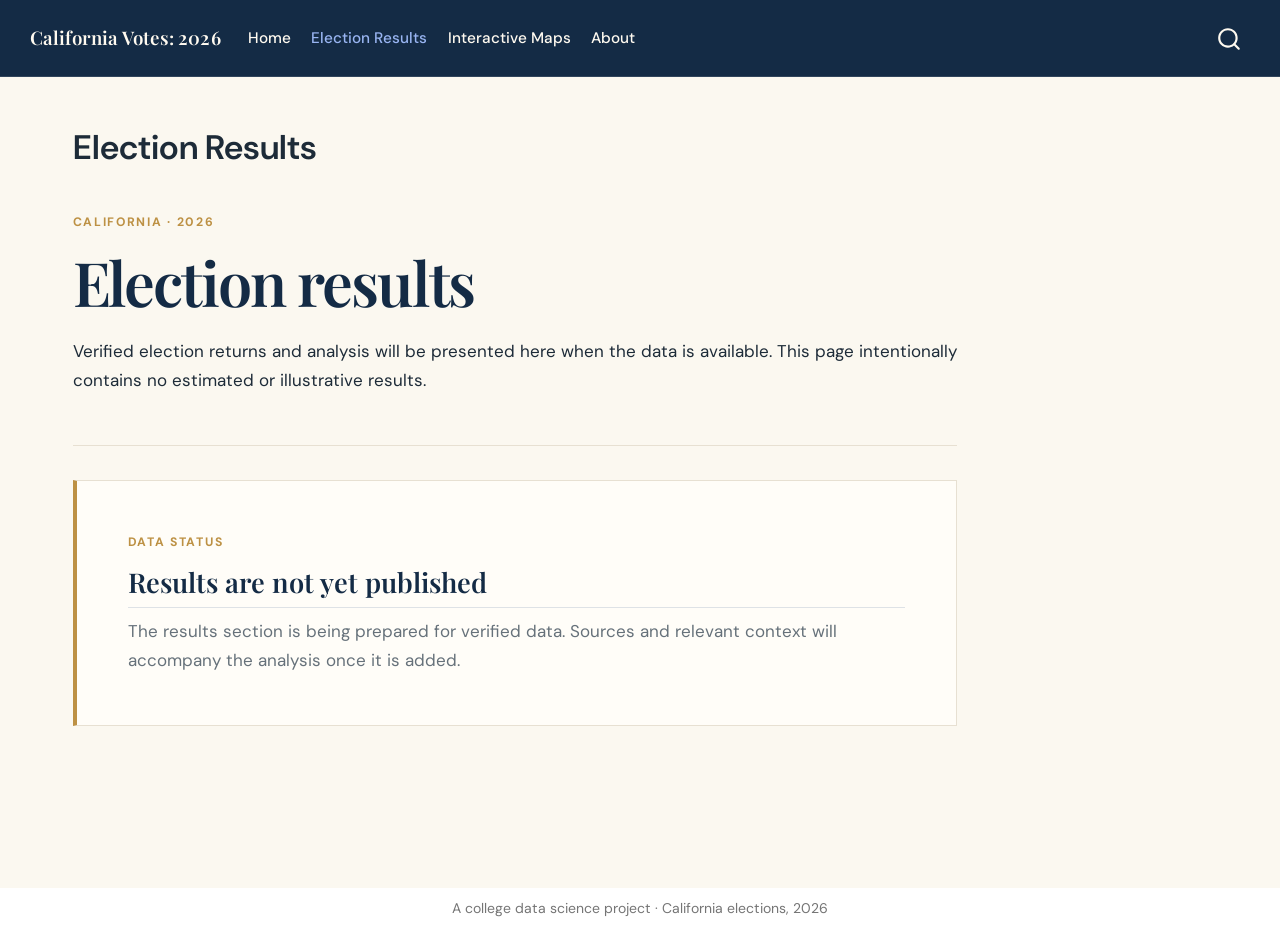
<file: results.html>
<!DOCTYPE html>
<html xmlns="http://www.w3.org/1999/xhtml" lang="en" xml:lang="en"><head>

<meta charset="utf-8">
<meta name="generator" content="quarto-1.10.19">

<meta name="viewport" content="width=device-width, initial-scale=1.0, user-scalable=yes">


<title>Election Results – California Votes: 2026</title>
<style>
/* Default styles provided by pandoc.
** See https://pandoc.org/MANUAL.html#variables-for-html for config info.
*/
span.smallcaps{font-variant: small-caps;}
div.columns{display: flex; gap: 1.5em;}
div.column{flex: auto;}
@media screen {
div.columns{gap: min(4vw, 1.5em);}
div.column{overflow-x: auto;}
}
div.hanging-indent{margin-left: 1.5em; text-indent: -1.5em;}
ul.task-list{list-style: none;}
ul.task-list li input[type="checkbox"] {
  width: 0.8em;
  margin: 0 0.8em 0.2em -1em; /* quarto-specific, see https://github.com/quarto-dev/quarto-cli/issues/4556 */ 
  vertical-align: middle;
}
</style>


<script src="site_libs/quarto-nav/quarto-nav.js"></script>
<script src="site_libs/quarto-nav/headroom.min.js"></script>
<script src="site_libs/clipboard/clipboard.min.js"></script>
<script src="site_libs/quarto-search/autocomplete.umd.js"></script>
<script src="site_libs/quarto-search/fuse.min.js"></script>
<script src="site_libs/quarto-search/quarto-search.js"></script>
<meta name="quarto:offset" content="./">
<script src="site_libs/quarto-html/quarto.js" type="module"></script>
<script src="site_libs/quarto-html/tabsets/tabsets.js" type="module"></script>
<script src="site_libs/quarto-html/popper.min.js"></script>
<script src="site_libs/quarto-html/tippy.umd.min.js"></script>
<script src="site_libs/quarto-html/anchor.min.js"></script>
<link href="site_libs/quarto-html/tippy.css" rel="stylesheet">
<link href="site_libs/quarto-html/quarto-syntax-highlighting-bf27225e3a48a9273f3daa8f8e829971.css" rel="stylesheet" id="quarto-text-highlighting-styles">
<script src="site_libs/bootstrap/bootstrap.min.js"></script>
<link href="site_libs/bootstrap/bootstrap-icons.css" rel="stylesheet">
<link href="site_libs/bootstrap/bootstrap-df11f0d703fea34175eb49f3376d474b.min.css" rel="stylesheet" append-hash="true" id="quarto-bootstrap" data-mode="light">
<script id="quarto-search-options" type="application/json">{
  "location": "navbar",
  "copy-button": false,
  "collapse-after": 3,
  "panel-placement": "end",
  "type": "overlay",
  "limit": 50,
  "keyboard-shortcut": [
    "f",
    "/",
    "s"
  ],
  "show-item-context": false,
  "language": {
    "search-no-results-text": "No results",
    "search-matching-documents-text": "matching documents",
    "search-copy-link-title": "Copy link to search",
    "search-hide-matches-text": "Hide additional matches",
    "search-more-match-text": "more match in this document",
    "search-more-matches-text": "more matches in this document",
    "search-clear-button-title": "Clear",
    "search-text-placeholder": "",
    "search-detached-cancel-button-title": "Cancel",
    "search-submit-button-title": "Submit",
    "search-label": "Search"
  }
}</script>


<link rel="stylesheet" href="styles.css">
</head>

<body class="nav-fixed quarto-light">

<div id="quarto-search-results"></div>
  <header id="quarto-header" class="headroom fixed-top">
    <nav class="navbar navbar-expand-lg " data-bs-theme="dark">
      <div class="navbar-container container-fluid">
      <div class="navbar-brand-container mx-auto">
    <a class="navbar-brand" href="./index.html">
    <span class="navbar-title">California Votes: 2026</span>
    </a>
  </div>
            <div id="quarto-search" class="" title="Search"></div>
          <button class="navbar-toggler" type="button" data-bs-toggle="collapse" data-bs-target="#navbarCollapse" aria-controls="navbarCollapse" role="menu" aria-expanded="false" aria-label="Toggle navigation" onclick="if (window.quartoToggleHeadroom) { window.quartoToggleHeadroom(); }">
  <span class="navbar-toggler-icon"></span>
</button>
          <div class="collapse navbar-collapse" id="navbarCollapse">
            <ul class="navbar-nav navbar-nav-scroll me-auto">
  <li class="nav-item">
    <a class="nav-link" href="./index.html"> 
<span class="menu-text">Home</span></a>
  </li>  
  <li class="nav-item">
    <a class="nav-link active" href="./results.html" aria-current="page"> 
<span class="menu-text">Election Results</span></a>
  </li>  
  <li class="nav-item">
    <a class="nav-link" href="./maps.html"> 
<span class="menu-text">Interactive Maps</span></a>
  </li>  
  <li class="nav-item">
    <a class="nav-link" href="./about.html"> 
<span class="menu-text">About</span></a>
  </li>  
</ul>
          </div> <!-- /navcollapse -->
            <div class="quarto-navbar-tools">
</div>
      </div> <!-- /container-fluid -->
    </nav>
</header>
<!-- content -->
<div id="quarto-content" class="quarto-container page-columns page-rows-contents page-layout-full page-navbar">
<!-- sidebar -->
<!-- margin-sidebar -->
    
<!-- main -->
<main class="content column-page" id="quarto-document-content">

<header id="title-block-header" class="quarto-title-block default">
<div class="quarto-title">
<h1 class="title">Election Results</h1>
</div>



<div class="quarto-title-meta column-page">

    
  
    
  </div>
  


</header>


<div class="page-intro">
<p class="eyebrow">
CALIFORNIA · 2026
</p>
<section id="election-results" class="level1">
<h1>Election results</h1>
<p>Verified election returns and analysis will be presented here when the data is available. This page intentionally contains no estimated or illustrative results.</p>
</section>
</div>
<div class="empty-state">
<p><span class="empty-state-label">DATA STATUS</span></p>
<section id="results-are-not-yet-published" class="level2">
<h2 class="anchored" data-anchor-id="results-are-not-yet-published">Results are not yet published</h2>
<p>The results section is being prepared for verified data. Sources and relevant context will accompany the analysis once it is added.</p>
</section>
</div>



</main> <!-- /main -->
<script id="quarto-html-after-body" type="application/javascript">
  window.document.addEventListener("DOMContentLoaded", function (event) {
    const icon = "";
    const anchorJS = new window.AnchorJS();
    anchorJS.options = {
      placement: 'right',
      icon: icon
    };
    anchorJS.add('.anchored');
    const isCodeAnnotation = (el) => {
      for (const clz of el.classList) {
        if (clz.startsWith('code-annotation-')) {                     
          return true;
        }
      }
      return false;
    }
    const onCopySuccess = function(e) {
      // button target
      const button = e.trigger;
      // don't keep focus
      button.blur();
      // flash "checked"
      button.classList.add('code-copy-button-checked');
      var currentTitle = button.getAttribute("title");
      button.setAttribute("title", "Copied!");
      let tooltip;
      if (window.bootstrap) {
        button.setAttribute("data-bs-toggle", "tooltip");
        button.setAttribute("data-bs-placement", "left");
        button.setAttribute("data-bs-title", "Copied!");
        tooltip = new bootstrap.Tooltip(button, 
          { trigger: "manual", 
            customClass: "code-copy-button-tooltip",
            offset: [0, -8]});
        tooltip.show();    
      }
      setTimeout(function() {
        if (tooltip) {
          tooltip.hide();
          button.removeAttribute("data-bs-title");
          button.removeAttribute("data-bs-toggle");
          button.removeAttribute("data-bs-placement");
        }
        button.setAttribute("title", currentTitle);
        button.classList.remove('code-copy-button-checked');
      }, 1000);
      // clear code selection
      e.clearSelection();
    }
    const getTextToCopy = function(trigger) {
      const outerScaffold = trigger.parentElement.cloneNode(true);
      const codeEl = outerScaffold.querySelector('code');
      for (const childEl of codeEl.children) {
        if (isCodeAnnotation(childEl)) {
          childEl.remove();
        }
      }
      return codeEl.innerText;
    }
    const clipboard = new window.ClipboardJS('.code-copy-button:not([data-in-quarto-modal])', {
      text: getTextToCopy
    });
    clipboard.on('success', onCopySuccess);
    if (window.document.getElementById('quarto-embedded-source-code-modal')) {
      const clipboardModal = new window.ClipboardJS('.code-copy-button[data-in-quarto-modal]', {
        text: getTextToCopy,
        container: window.document.getElementById('quarto-embedded-source-code-modal')
      });
      clipboardModal.on('success', onCopySuccess);
    }
      var localhostRegex = new RegExp(/^(?:http|https):\/\/localhost\:?[0-9]*\//);
      var mailtoRegex = new RegExp(/^mailto:/);
        var filterRegex = new RegExp("https:\/\/kaitlinpowell71\.github\.io\/elections-california-2026\/");
      var isInternal = (href) => {
          return filterRegex.test(href) || localhostRegex.test(href) || mailtoRegex.test(href);
      }
      // Inspect non-navigation links and adorn them if external
     var links = window.document.querySelectorAll('a[href]:not(.nav-link):not(.navbar-brand):not(.toc-action):not(.sidebar-link):not(.sidebar-item-toggle):not(.pagination-link):not(.no-external):not([aria-hidden]):not(.dropdown-item):not(.quarto-navigation-tool):not(.about-link)');
      for (var i=0; i<links.length; i++) {
        const link = links[i];
        if (!isInternal(link.href)) {
          // undo the damage that might have been done by quarto-nav.js in the case of
          // links that we want to consider external
          if (link.dataset.originalHref !== undefined) {
            link.href = link.dataset.originalHref;
          }
        }
      }
    function tippyHover(el, contentFn, onTriggerFn, onUntriggerFn) {
      const config = {
        allowHTML: true,
        maxWidth: 500,
        delay: 100,
        arrow: false,
        appendTo: function(el) {
            return el.parentElement;
        },
        interactive: true,
        interactiveBorder: 10,
        theme: 'quarto',
        placement: 'bottom-start',
      };
      if (contentFn) {
        config.content = contentFn;
      }
      if (onTriggerFn) {
        config.onTrigger = onTriggerFn;
      }
      if (onUntriggerFn) {
        config.onUntrigger = onUntriggerFn;
      }
      window.tippy(el, config); 
    }
    const noterefs = window.document.querySelectorAll('a[role="doc-noteref"]');
    for (var i=0; i<noterefs.length; i++) {
      const ref = noterefs[i];
      tippyHover(ref, function() {
        // use id or data attribute instead here
        let href = ref.getAttribute('data-footnote-href') || ref.getAttribute('href');
        try { href = new URL(href).hash; } catch {}
        const id = href.replace(/^#\/?/, "");
        const note = window.document.getElementById(id);
        if (note) {
          return note.innerHTML;
        } else {
          return "";
        }
      });
    }
    const xrefs = window.document.querySelectorAll('a.quarto-xref');
    const processXRef = (id, note) => {
      // Strip column container classes
      const stripColumnClz = (el) => {
        el.classList.remove("page-full", "page-columns");
        if (el.children) {
          for (const child of el.children) {
            stripColumnClz(child);
          }
        }
      }
      stripColumnClz(note)
      if (id === null || id.startsWith('sec-')) {
        // Special case sections, only their first couple elements
        const container = document.createElement("div");
        if (note.children && note.children.length > 2) {
          container.appendChild(note.children[0].cloneNode(true));
          for (let i = 1; i < note.children.length; i++) {
            const child = note.children[i];
            if (child.tagName === "P" && child.innerText === "") {
              continue;
            } else {
              container.appendChild(child.cloneNode(true));
              break;
            }
          }
          if (window.Quarto?.typesetMath) {
            window.Quarto.typesetMath(container);
          }
          return container.innerHTML
        } else {
          if (window.Quarto?.typesetMath) {
            window.Quarto.typesetMath(note);
          }
          return note.innerHTML;
        }
      } else {
        // Remove any anchor links if they are present
        const anchorLink = note.querySelector('a.anchorjs-link');
        if (anchorLink) {
          anchorLink.remove();
        }
        if (window.Quarto?.typesetMath) {
          window.Quarto.typesetMath(note);
        }
        if (note.classList.contains("callout")) {
          return note.outerHTML;
        } else {
          return note.innerHTML;
        }
      }
    }
    for (var i=0; i<xrefs.length; i++) {
      const xref = xrefs[i];
      tippyHover(xref, undefined, function(instance) {
        instance.disable();
        let url = xref.getAttribute('href');
        let hash = undefined; 
        if (url.startsWith('#')) {
          hash = url;
        } else {
          try { hash = new URL(url).hash; } catch {}
        }
        if (hash) {
          const id = hash.replace(/^#\/?/, "");
          const note = window.document.getElementById(id);
          if (note !== null) {
            try {
              const html = processXRef(id, note.cloneNode(true));
              instance.setContent(html);
            } finally {
              instance.enable();
              instance.show();
            }
          } else {
            // See if we can fetch this
            fetch(url.split('#')[0])
            .then(res => res.text())
            .then(html => {
              const parser = new DOMParser();
              const htmlDoc = parser.parseFromString(html, "text/html");
              const note = htmlDoc.getElementById(id);
              if (note !== null) {
                const html = processXRef(id, note);
                instance.setContent(html);
              } 
            }).finally(() => {
              instance.enable();
              instance.show();
            });
          }
        } else {
          // See if we can fetch a full url (with no hash to target)
          // This is a special case and we should probably do some content thinning / targeting
          fetch(url)
          .then(res => res.text())
          .then(html => {
            const parser = new DOMParser();
            const htmlDoc = parser.parseFromString(html, "text/html");
            const note = htmlDoc.querySelector('main.content');
            if (note !== null) {
              // This should only happen for chapter cross references
              // (since there is no id in the URL)
              // remove the first header
              if (note.children.length > 0 && note.children[0].tagName === "HEADER") {
                note.children[0].remove();
              }
              const html = processXRef(null, note);
              instance.setContent(html);
            } 
          }).finally(() => {
            instance.enable();
            instance.show();
          });
        }
      }, function(instance) {
      });
    }
        let selectedAnnoteEl;
        const selectorForAnnotation = ( cell, annotation) => {
          let cellAttr = 'data-code-cell="' + cell + '"';
          let lineAttr = 'data-code-annotation="' +  annotation + '"';
          const selector = 'span[' + cellAttr + '][' + lineAttr + ']';
          return selector;
        }
        const selectCodeLines = (annoteEl) => {
          const doc = window.document;
          const targetCell = annoteEl.getAttribute("data-target-cell");
          const targetAnnotation = annoteEl.getAttribute("data-target-annotation");
          const annoteSpan = window.document.querySelector(selectorForAnnotation(targetCell, targetAnnotation));
          const lines = annoteSpan.getAttribute("data-code-lines").split(",");
          const lineIds = lines.map((line) => {
            return targetCell + "-" + line;
          })
          let top = null;
          let height = null;
          let parent = null;
          if (lineIds.length > 0) {
              //compute the position of the single el (top and bottom and make a div)
              const el = window.document.getElementById(lineIds[0]);
              top = el.offsetTop;
              height = el.offsetHeight;
              parent = el.parentElement.parentElement;
            if (lineIds.length > 1) {
              const lastEl = window.document.getElementById(lineIds[lineIds.length - 1]);
              const bottom = lastEl.offsetTop + lastEl.offsetHeight;
              height = bottom - top;
            }
            if (top !== null && height !== null && parent !== null) {
              // cook up a div (if necessary) and position it 
              let div = window.document.getElementById("code-annotation-line-highlight");
              if (div === null) {
                div = window.document.createElement("div");
                div.setAttribute("id", "code-annotation-line-highlight");
                div.style.position = 'absolute';
                parent.appendChild(div);
              }
              div.style.top = top - 2 + "px";
              div.style.height = height + 4 + "px";
              div.style.left = 0;
              let gutterDiv = window.document.getElementById("code-annotation-line-highlight-gutter");
              if (gutterDiv === null) {
                gutterDiv = window.document.createElement("div");
                gutterDiv.setAttribute("id", "code-annotation-line-highlight-gutter");
                gutterDiv.style.position = 'absolute';
                const codeCell = window.document.getElementById(targetCell);
                const gutter = codeCell.querySelector('.code-annotation-gutter');
                gutter.appendChild(gutterDiv);
              }
              gutterDiv.style.top = top - 2 + "px";
              gutterDiv.style.height = height + 4 + "px";
            }
            selectedAnnoteEl = annoteEl;
          }
        };
        const unselectCodeLines = () => {
          const elementsIds = ["code-annotation-line-highlight", "code-annotation-line-highlight-gutter"];
          elementsIds.forEach((elId) => {
            const div = window.document.getElementById(elId);
            if (div) {
              div.remove();
            }
          });
          selectedAnnoteEl = undefined;
        };
          // Handle positioning of the toggle
      window.addEventListener(
        "resize",
        throttle(() => {
          elRect = undefined;
          if (selectedAnnoteEl) {
            selectCodeLines(selectedAnnoteEl);
          }
        }, 10)
      );
      function throttle(fn, ms) {
      let throttle = false;
      let timer;
        return (...args) => {
          if(!throttle) { // first call gets through
              fn.apply(this, args);
              throttle = true;
          } else { // all the others get throttled
              if(timer) clearTimeout(timer); // cancel #2
              timer = setTimeout(() => {
                fn.apply(this, args);
                timer = throttle = false;
              }, ms);
          }
        };
      }
        // Attach click handler to the DT
        const annoteDls = window.document.querySelectorAll('dt[data-target-cell]');
        for (const annoteDlNode of annoteDls) {
          annoteDlNode.addEventListener('click', (event) => {
            const clickedEl = event.target;
            if (clickedEl !== selectedAnnoteEl) {
              unselectCodeLines();
              const activeEl = window.document.querySelector('dt[data-target-cell].code-annotation-active');
              if (activeEl) {
                activeEl.classList.remove('code-annotation-active');
              }
              selectCodeLines(clickedEl);
              clickedEl.classList.add('code-annotation-active');
            } else {
              // Unselect the line
              unselectCodeLines();
              clickedEl.classList.remove('code-annotation-active');
            }
          });
        }
    const findCites = (el) => {
      const parentEl = el.parentElement;
      if (parentEl) {
        const cites = parentEl.dataset.cites;
        if (cites) {
          return {
            el,
            cites: cites.split(' ')
          };
        } else {
          return findCites(el.parentElement)
        }
      } else {
        return undefined;
      }
    };
    var bibliorefs = window.document.querySelectorAll('a[role="doc-biblioref"]');
    for (var i=0; i<bibliorefs.length; i++) {
      const ref = bibliorefs[i];
      const citeInfo = findCites(ref);
      if (citeInfo) {
        tippyHover(citeInfo.el, function() {
          var popup = window.document.createElement('div');
          citeInfo.cites.forEach(function(cite) {
            var citeDiv = window.document.createElement('div');
            citeDiv.classList.add('hanging-indent');
            citeDiv.classList.add('csl-entry');
            var biblioDiv = window.document.getElementById('ref-' + cite);
            if (biblioDiv) {
              citeDiv.innerHTML = biblioDiv.innerHTML;
            }
            popup.appendChild(citeDiv);
          });
          return popup.innerHTML;
        });
      }
    }
  });
  </script>
</div> <!-- /content -->
<footer class="footer">
  <div class="nav-footer">
    <div class="nav-footer-left">
      &nbsp;
    </div>   
    <div class="nav-footer-center">
<p>A college data science project · California elections, 2026</p>
</div>
    <div class="nav-footer-right">
      &nbsp;
    </div>
  </div>
</footer>




</body></html>
</file>
<file: site_libs/quarto-html/tippy.css>
.tippy-box[data-animation=fade][data-state=hidden]{opacity:0}[data-tippy-root]{max-width:calc(100vw - 10px)}.tippy-box{position:relative;background-color:#333;color:#fff;border-radius:4px;font-size:14px;line-height:1.4;white-space:normal;outline:0;transition-property:transform,visibility,opacity}.tippy-box[data-placement^=top]>.tippy-arrow{bottom:0}.tippy-box[data-placement^=top]>.tippy-arrow:before{bottom:-7px;left:0;border-width:8px 8px 0;border-top-color:initial;transform-origin:center top}.tippy-box[data-placement^=bottom]>.tippy-arrow{top:0}.tippy-box[data-placement^=bottom]>.tippy-arrow:before{top:-7px;left:0;border-width:0 8px 8px;border-bottom-color:initial;transform-origin:center bottom}.tippy-box[data-placement^=left]>.tippy-arrow{right:0}.tippy-box[data-placement^=left]>.tippy-arrow:before{border-width:8px 0 8px 8px;border-left-color:initial;right:-7px;transform-origin:center left}.tippy-box[data-placement^=right]>.tippy-arrow{left:0}.tippy-box[data-placement^=right]>.tippy-arrow:before{left:-7px;border-width:8px 8px 8px 0;border-right-color:initial;transform-origin:center right}.tippy-box[data-inertia][data-state=visible]{transition-timing-function:cubic-bezier(.54,1.5,.38,1.11)}.tippy-arrow{width:16px;height:16px;color:#333}.tippy-arrow:before{content:"";position:absolute;border-color:transparent;border-style:solid}.tippy-content{position:relative;padding:5px 9px;z-index:1}
</file>
<file: site_libs/quarto-html/quarto-syntax-highlighting-bf27225e3a48a9273f3daa8f8e829971.css>
/* quarto syntax highlight colors */
:root {
  --quarto-hl-ot-color: #003B4F;
  --quarto-hl-at-color: #657422;
  --quarto-hl-ss-color: #20794D;
  --quarto-hl-an-color: #5E5E5E;
  --quarto-hl-fu-color: #4758AB;
  --quarto-hl-st-color: #20794D;
  --quarto-hl-cf-color: #003B4F;
  --quarto-hl-op-color: #5E5E5E;
  --quarto-hl-er-color: #AD0000;
  --quarto-hl-bn-color: #AD0000;
  --quarto-hl-al-color: #AD0000;
  --quarto-hl-va-color: #111111;
  --quarto-hl-bu-color: inherit;
  --quarto-hl-ex-color: inherit;
  --quarto-hl-pp-color: #AD0000;
  --quarto-hl-in-color: #5E5E5E;
  --quarto-hl-vs-color: #20794D;
  --quarto-hl-wa-color: #5E5E5E;
  --quarto-hl-do-color: #5E5E5E;
  --quarto-hl-im-color: #00769E;
  --quarto-hl-ch-color: #20794D;
  --quarto-hl-dt-color: #AD0000;
  --quarto-hl-fl-color: #AD0000;
  --quarto-hl-co-color: #5E5E5E;
  --quarto-hl-cv-color: #5E5E5E;
  --quarto-hl-cn-color: #8f5902;
  --quarto-hl-sc-color: #5E5E5E;
  --quarto-hl-dv-color: #AD0000;
  --quarto-hl-kw-color: #003B4F;
}

/* other quarto variables */
:root {
  --quarto-font-monospace: SFMono-Regular, Menlo, Monaco, Consolas, "Liberation Mono", "Courier New", monospace;
}

/* syntax highlight based on Pandoc's rules */
pre > code.sourceCode > span {
  color: #003B4F;
}

code.sourceCode > span {
  color: #003B4F;
}

div.sourceCode,
div.sourceCode pre.sourceCode {
  color: #003B4F;
}

/* Normal */
code span {
  color: #003B4F;
}

/* Alert */
code span.al {
  color: #AD0000;
  font-style: inherit;
}

/* Annotation */
code span.an {
  color: #5E5E5E;
  font-style: inherit;
}

/* Attribute */
code span.at {
  color: #657422;
  font-style: inherit;
}

/* BaseN */
code span.bn {
  color: #AD0000;
  font-style: inherit;
}

/* BuiltIn */
code span.bu {
  font-style: inherit;
}

/* ControlFlow */
code span.cf {
  color: #003B4F;
  font-weight: bold;
  font-style: inherit;
}

/* Char */
code span.ch {
  color: #20794D;
  font-style: inherit;
}

/* Constant */
code span.cn {
  color: #8f5902;
  font-style: inherit;
}

/* Comment */
code span.co {
  color: #5E5E5E;
  font-style: inherit;
}

/* CommentVar */
code span.cv {
  color: #5E5E5E;
  font-style: italic;
}

/* Documentation */
code span.do {
  color: #5E5E5E;
  font-style: italic;
}

/* DataType */
code span.dt {
  color: #AD0000;
  font-style: inherit;
}

/* DecVal */
code span.dv {
  color: #AD0000;
  font-style: inherit;
}

/* Error */
code span.er {
  color: #AD0000;
  font-style: inherit;
}

/* Extension */
code span.ex {
  font-style: inherit;
}

/* Float */
code span.fl {
  color: #AD0000;
  font-style: inherit;
}

/* Function */
code span.fu {
  color: #4758AB;
  font-style: inherit;
}

/* Import */
code span.im {
  color: #00769E;
  font-style: inherit;
}

/* Information */
code span.in {
  color: #5E5E5E;
  font-style: inherit;
}

/* Keyword */
code span.kw {
  color: #003B4F;
  font-weight: bold;
  font-style: inherit;
}

/* Operator */
code span.op {
  color: #5E5E5E;
  font-style: inherit;
}

/* Other */
code span.ot {
  color: #003B4F;
  font-style: inherit;
}

/* Preprocessor */
code span.pp {
  color: #AD0000;
  font-style: inherit;
}

/* SpecialChar */
code span.sc {
  color: #5E5E5E;
  font-style: inherit;
}

/* SpecialString */
code span.ss {
  color: #20794D;
  font-style: inherit;
}

/* String */
code span.st {
  color: #20794D;
  font-style: inherit;
}

/* Variable */
code span.va {
  color: #111111;
  font-style: inherit;
}

/* VerbatimString */
code span.vs {
  color: #20794D;
  font-style: inherit;
}

/* Warning */
code span.wa {
  color: #5E5E5E;
  font-style: italic;
}

.prevent-inlining {
  content: "</";
}

/*# sourceMappingURL=8be38f48d34c45af72792cbd699585e7.css.map */
</file>
<file: styles.css>
@import url("https://fonts.googleapis.com/css2?family=DM+Sans:wght@400;500;600;700&family=Playfair+Display:wght@500;600;700&display=swap");

:root {
  --navy: #142b45;
  --navy-soft: #29445f;
  --cream: #fbf8f0;
  --paper: #fffdf8;
  --gold: #bd9144;
  --gold-light: #ead9b5;
  --ink: #1d2b38;
  --muted: #66717a;
  --line: #e7e0d2;
}

body {
  background: var(--cream);
  color: var(--ink);
  font-family: "DM Sans", sans-serif;
  font-size: 1rem;
  line-height: 1.7;
}

#quarto-header .navbar {
  border-bottom: 1px solid rgb(255 255 255 / 12%);
  box-shadow: none;
  min-height: 4.5rem;
}

.navbar-brand {
  font-family: "Playfair Display", Georgia, serif;
  font-size: 1.1rem;
  font-weight: 600;
  letter-spacing: 0.01em;
}

.navbar .nav-link {
  font-size: 0.9rem;
  font-weight: 500;
}

.navbar .nav-link:hover,
.navbar .nav-link:focus {
  color: var(--gold-light);
}

#quarto-content {
  padding-top: 1.25rem;
}

.hero-panel {
  align-items: center;
  background:
    radial-gradient(ellipse at 82% 18%, rgb(189 145 68 / 16%), transparent 32%),
    linear-gradient(125deg, #142b45 0%, #1d3b59 68%, #29445f 100%);
  border-radius: 0.35rem;
  color: var(--paper);
  display: grid;
  gap: 3rem;
  grid-template-columns: minmax(0, 1fr) 15rem;
  margin: 1rem 0 4.25rem;
  min-height: 24rem;
  overflow: hidden;
  padding: clamp(2rem, 7vw, 5.5rem);
  position: relative;
}

.hero-panel::after {
  border: 1px solid rgb(234 217 181 / 20%);
  border-radius: 50%;
  content: "";
  height: 25rem;
  position: absolute;
  right: -9rem;
  top: -13rem;
  width: 25rem;
}

.hero-copy,
.hero-note {
  position: relative;
  z-index: 1;
}

.hero-copy {
  max-width: 46rem;
}

.eyebrow,
.card-kicker,
.empty-state-label {
  color: var(--gold);
  font-size: 0.72rem;
  font-weight: 700;
  letter-spacing: 0.14em;
  margin: 0 0 1rem;
}

.hero-panel .eyebrow {
  color: var(--gold-light);
}

.hero-copy h1,
.page-intro h1 {
  font-family: "Playfair Display", Georgia, serif;
  font-size: clamp(2.6rem, 6vw, 4.5rem);
  font-weight: 600;
  letter-spacing: -0.035em;
  line-height: 1.08;
  margin: 0 0 1.25rem;
}

.hero-copy > p:not(.eyebrow) {
  color: rgb(255 253 248 / 82%);
  font-size: 1.08rem;
  max-width: 40rem;
}

.button-primary {
  background: var(--gold);
  border: 1px solid var(--gold);
  border-radius: 0.2rem;
  color: #172a3d;
  display: inline-flex;
  font-size: 0.9rem;
  font-weight: 700;
  gap: 0.75rem;
  margin-top: 1rem;
  padding: 0.75rem 1rem;
  text-decoration: none;
  transition: background-color 160ms ease, transform 160ms ease;
}

.button-primary:hover,
.button-primary:focus {
  background: var(--gold-light);
  border-color: var(--gold-light);
  color: #172a3d;
  transform: translateY(-1px);
}

.hero-note {
  align-self: end;
  border-left: 1px solid rgb(234 217 181 / 55%);
  color: rgb(255 253 248 / 78%);
  font-size: 0.88rem;
  padding: 0 0 0 1.2rem;
}

.hero-note p {
  margin: 0;
}

.hero-note strong {
  color: var(--paper);
}

.note-mark {
  color: var(--gold-light);
  display: block;
  font-family: "Playfair Display", Georgia, serif;
  font-size: 2rem;
  line-height: 1;
  margin-bottom: 0.85rem;
}

h2,
h3 {
  color: var(--navy);
}

#quarto-content h2 {
  font-family: "Playfair Display", Georgia, serif;
  font-size: clamp(1.7rem, 3vw, 2.2rem);
  font-weight: 600;
  margin-bottom: 1.5rem;
}

.feature-grid {
  display: grid;
  gap: 1rem;
  grid-template-columns: repeat(3, minmax(0, 1fr));
  margin-bottom: 3.5rem;
}

.feature-card {
  background: var(--paper);
  border: 1px solid var(--line);
  border-top: 3px solid var(--gold);
  min-height: 15rem;
  padding: 1.5rem;
  transition: box-shadow 160ms ease, transform 160ms ease;
}

.feature-card:hover {
  box-shadow: 0 0.7rem 1.8rem rgb(20 43 69 / 8%);
  transform: translateY(-2px);
}

.feature-card .card-kicker {
  color: var(--muted);
  display: block;
  font-size: 0.65rem;
  margin-bottom: 1.1rem;
}

.feature-card h3 {
  font-family: "Playfair Display", Georgia, serif;
  font-size: 1.45rem;
  margin: 0 0 0.65rem;
}

.feature-card p {
  color: var(--muted);
  font-size: 0.92rem;
}

.feature-card a {
  color: var(--navy);
  font-size: 0.88rem;
  font-weight: 700;
  text-decoration-color: var(--gold);
  text-underline-offset: 0.2rem;
}

.closing-note {
  align-items: center;
  border-top: 1px solid var(--line);
  color: var(--muted);
  display: flex;
  gap: 1rem;
  margin-bottom: 2rem;
  padding-top: 1.25rem;
}

.closing-note p {
  font-size: 0.9rem;
  margin: 0;
}

.closing-note strong {
  color: var(--navy);
}

.closing-rule {
  background: var(--gold);
  flex: 0 0 2.5rem;
  height: 2px;
}

.page-intro {
  border-bottom: 1px solid var(--line);
  margin: 2.5rem 0 2rem;
  max-width: 52rem;
  padding-bottom: 2rem;
}

.page-intro h1 {
  color: var(--navy);
  font-size: clamp(2.5rem, 5vw, 3.6rem);
}

.page-intro > p:last-child {
  color: var(--muted);
  font-size: 1.05rem;
  max-width: 46rem;
}

.empty-state {
  background: var(--paper);
  border: 1px solid var(--line);
  border-left: 4px solid var(--gold);
  margin: 2rem 0 5rem;
  max-width: 52rem;
  padding: clamp(1.5rem, 5vw, 3rem);
}

.empty-state .empty-state-label {
  display: block;
  margin-bottom: 0.75rem;
}

.empty-state h2 {
  font-size: 1.6rem !important;
  margin: 0 0 0.5rem !important;
}

.empty-state p {
  color: var(--muted);
  margin: 0;
}

.maps-page {
  margin: 1.25rem auto 4rem;
  max-width: 90rem;
}

.maps-hero {
  align-items: center;
  background:
    radial-gradient(ellipse at 82% 16%, rgb(189 145 68 / 20%), transparent 32%),
    linear-gradient(122deg, #142b45 0%, #1d3b59 68%, #29445f 100%);
  border: 1px solid rgb(20 43 69 / 8%);
  border-radius: 0.75rem;
  color: var(--paper);
  display: grid;
  gap: 2rem;
  grid-template-columns: minmax(0, 1fr) 13rem;
  margin: 1.5rem 0 2.5rem;
  min-height: 18rem;
  overflow: hidden;
  padding: clamp(2rem, 6vw, 4.5rem);
}

.maps-hero-copy {
  max-width: 48rem;
}

.maps-hero .eyebrow {
  color: var(--gold-light);
}

.maps-hero h1 {
  color: var(--paper);
  font-family: "Playfair Display", Georgia, serif;
  font-size: clamp(2.5rem, 6vw, 4.3rem);
  font-weight: 600;
  letter-spacing: -0.035em;
  line-height: 1.08;
  margin: 0 0 1rem;
}

.maps-hero-copy > p:last-child {
  color: rgb(255 253 248 / 82%);
  font-size: 1.05rem;
  margin: 0;
  max-width: 42rem;
}

.maps-hero-note {
  align-self: stretch;
  border-left: 1px solid rgb(234 217 181 / 55%);
  color: rgb(255 253 248 / 82%);
  display: flex;
  flex-direction: column;
  justify-content: center;
  padding-left: 1.5rem;
}

.maps-hero-number {
  color: var(--gold-light);
  font-family: "Playfair Display", Georgia, serif;
  font-size: 3.2rem;
  line-height: 1;
}

.maps-hero-note p {
  line-height: 1.5;
  margin: 0.5rem 0 1.25rem;
}

.maps-hero-note strong {
  color: var(--paper);
}

.maps-data-tag {
  color: var(--gold-light);
  font-size: 0.67rem;
  font-weight: 700;
  letter-spacing: 0.13em;
}

.maps-page > h2 {
  color: var(--navy);
  font-family: "Playfair Display", Georgia, serif;
  font-size: clamp(1.7rem, 3vw, 2.15rem);
  margin: 2.75rem 0 1rem;
}

.map-card,
.map-status {
  background: var(--paper);
  border: 1px solid var(--line);
  border-radius: 0.65rem;
  box-shadow: 0 0.55rem 1.7rem rgb(20 43 69 / 5%);
  margin: 0 0 2.5rem;
  padding: clamp(1rem, 3vw, 2rem);
}

.map-card-heading {
  margin-bottom: 1.25rem;
  max-width: 58rem;
}

.map-kicker {
  color: var(--gold);
  font-size: 0.69rem;
  font-weight: 700;
  letter-spacing: 0.13em;
  margin: 0 0 0.55rem;
}

.map-card-heading h3,
.map-status h3 {
  color: var(--navy);
  font-family: "Playfair Display", Georgia, serif;
  font-size: clamp(1.35rem, 2.6vw, 1.8rem);
  line-height: 1.2;
  margin: 0 0 0.5rem;
}

.map-card-heading > p:last-child {
  color: var(--muted);
  margin: 0;
}

.map-card .leaflet.html-widget {
  border: 1px solid var(--line);
  border-radius: 0.45rem;
  height: 560px !important;
  max-width: 100%;
  overflow: hidden;
}

.map-card .leaflet-container {
  background: #e9eef0;
  font-family: "DM Sans", sans-serif;
}

.map-card .leaflet-control-legend,
.map-card .leaflet-control.legend {
  background: rgb(255 253 248 / 95%);
  border: 1px solid var(--line);
  border-radius: 0.4rem;
  box-shadow: 0 0.2rem 0.8rem rgb(20 43 69 / 10%);
  color: var(--ink);
  font-family: "DM Sans", sans-serif;
  padding: 0.65rem 0.8rem;
}

.map-card .leaflet-control-attribution {
  font-size: 0.65rem;
}

.map-explainer {
  color: var(--muted);
  font-size: 0.9rem;
  margin: 1.1rem 0 0.9rem;
  max-width: 72rem;
}

.map-explainer strong,
.map-source strong {
  color: var(--navy);
}

.map-source {
  border-top: 1px solid var(--line);
  color: var(--muted);
  font-size: 0.78rem;
  line-height: 1.6;
  margin: 1rem 0 0;
  padding-top: 0.85rem;
}

.map-source a {
  color: var(--navy-soft);
  text-decoration-color: var(--gold);
  text-underline-offset: 0.15rem;
}

.map-source a:hover,
.map-source a:focus {
  color: var(--navy);
}

.map-status {
  background:
    linear-gradient(110deg, rgb(234 217 181 / 20%), transparent 55%),
    var(--paper);
  border-left: 4px solid var(--gold);
  box-shadow: none;
  margin-top: 2.5rem;
  max-width: 68rem;
}

.map-status > p:last-child {
  color: var(--muted);
  margin: 0;
  max-width: 58rem;
}

.map-card .plotly.html-widget {
  margin: 0.5rem 0 0;
  max-width: 100%;
}

#quarto-footer {
  background: var(--navy);
  color: rgb(255 253 248 / 75%);
  font-size: 0.82rem;
  margin-top: 3rem;
}

@media (max-width: 767px) {
  .hero-panel {
    gap: 2rem;
    grid-template-columns: 1fr;
    margin-bottom: 3rem;
  }

  .hero-note {
    align-self: auto;
    max-width: 22rem;
  }

  .feature-grid {
    grid-template-columns: 1fr;
  }

  .feature-card {
    min-height: 0;
  }

  .maps-hero {
    gap: 1.5rem;
    grid-template-columns: 1fr;
    margin-top: 0.75rem;
    padding: 2rem 1.5rem;
  }

  .maps-hero-note {
    border-left: 0;
    border-top: 1px solid rgb(234 217 181 / 55%);
    padding: 1.25rem 0 0;
  }

  .maps-hero-note p {
    margin-bottom: 0.8rem;
  }

  .map-card .leaflet.html-widget {
    height: 440px !important;
  }

  .map-card .plotly.html-widget {
    min-height: 390px;
  }
}

@media (prefers-reduced-motion: reduce) {
  *,
  *::before,
  *::after {
    scroll-behavior: auto !important;
    transition-duration: 0.01ms !important;
  }
}
</file>
